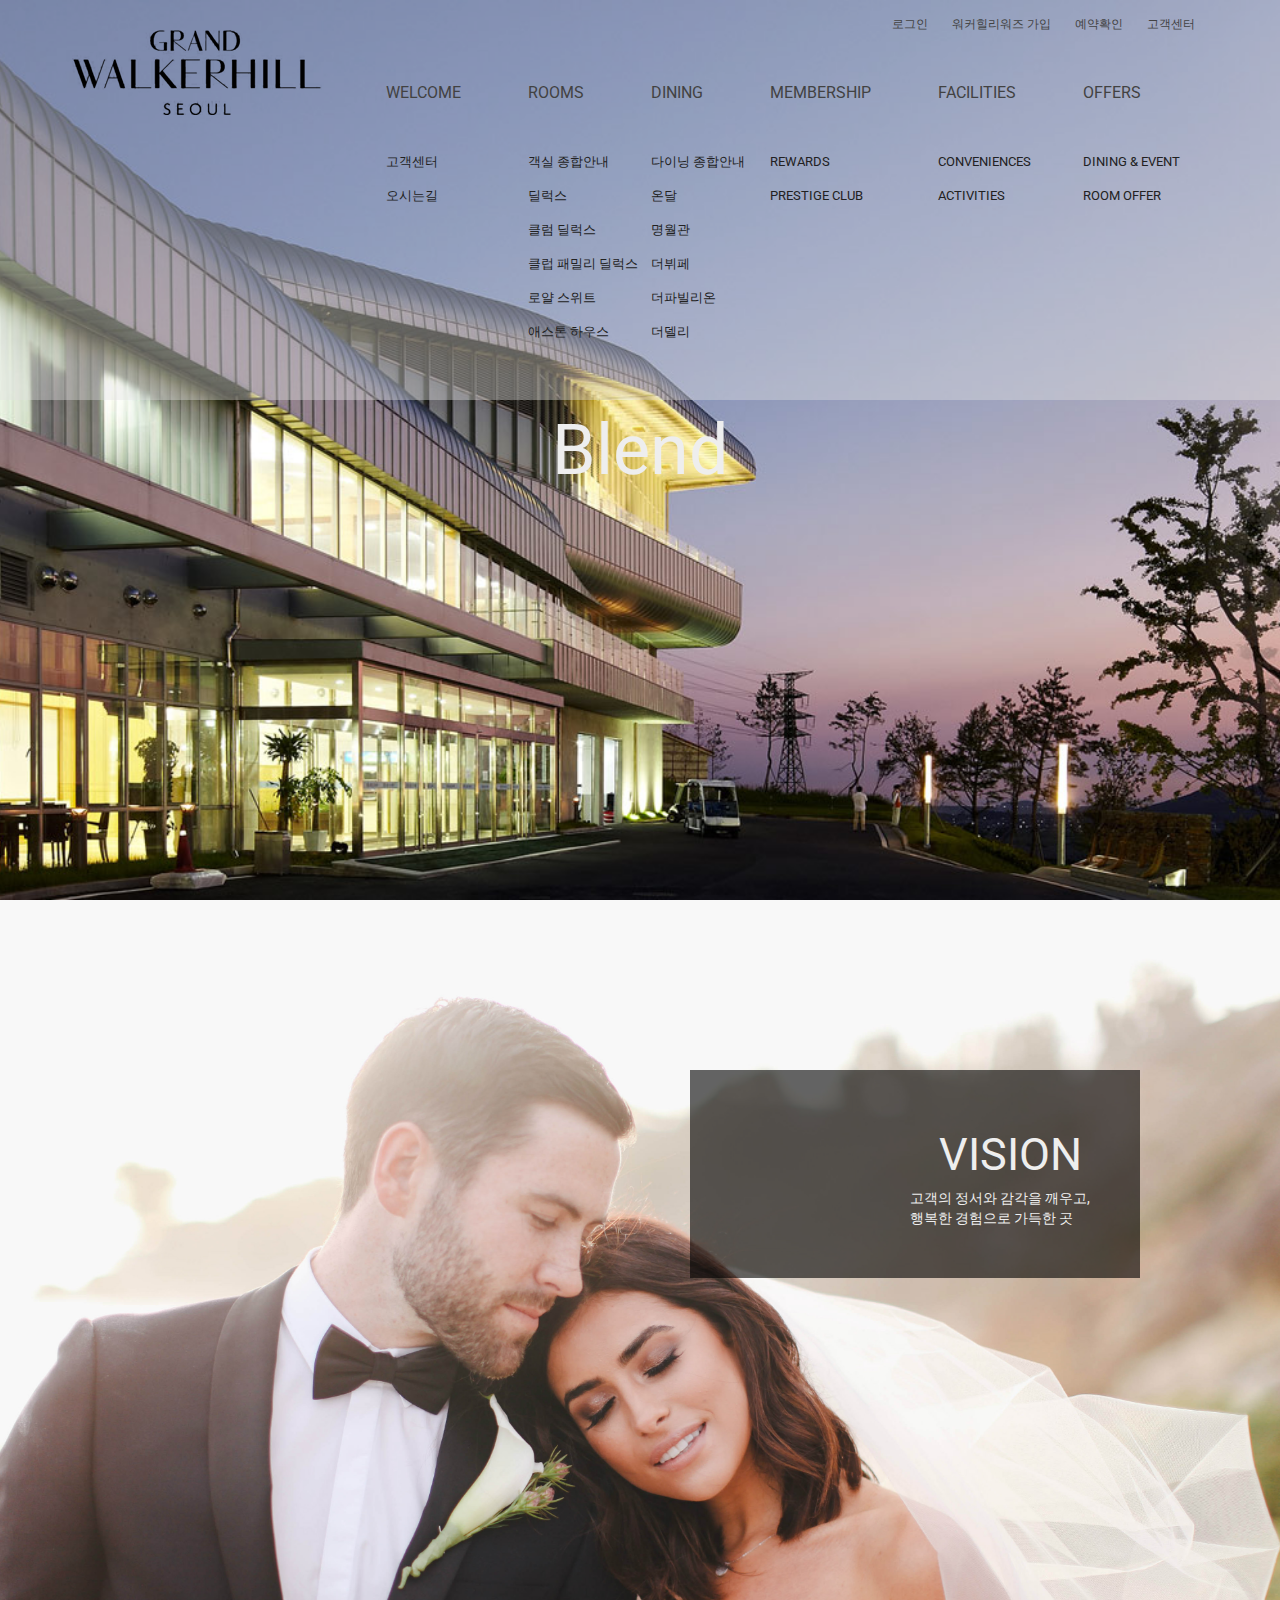
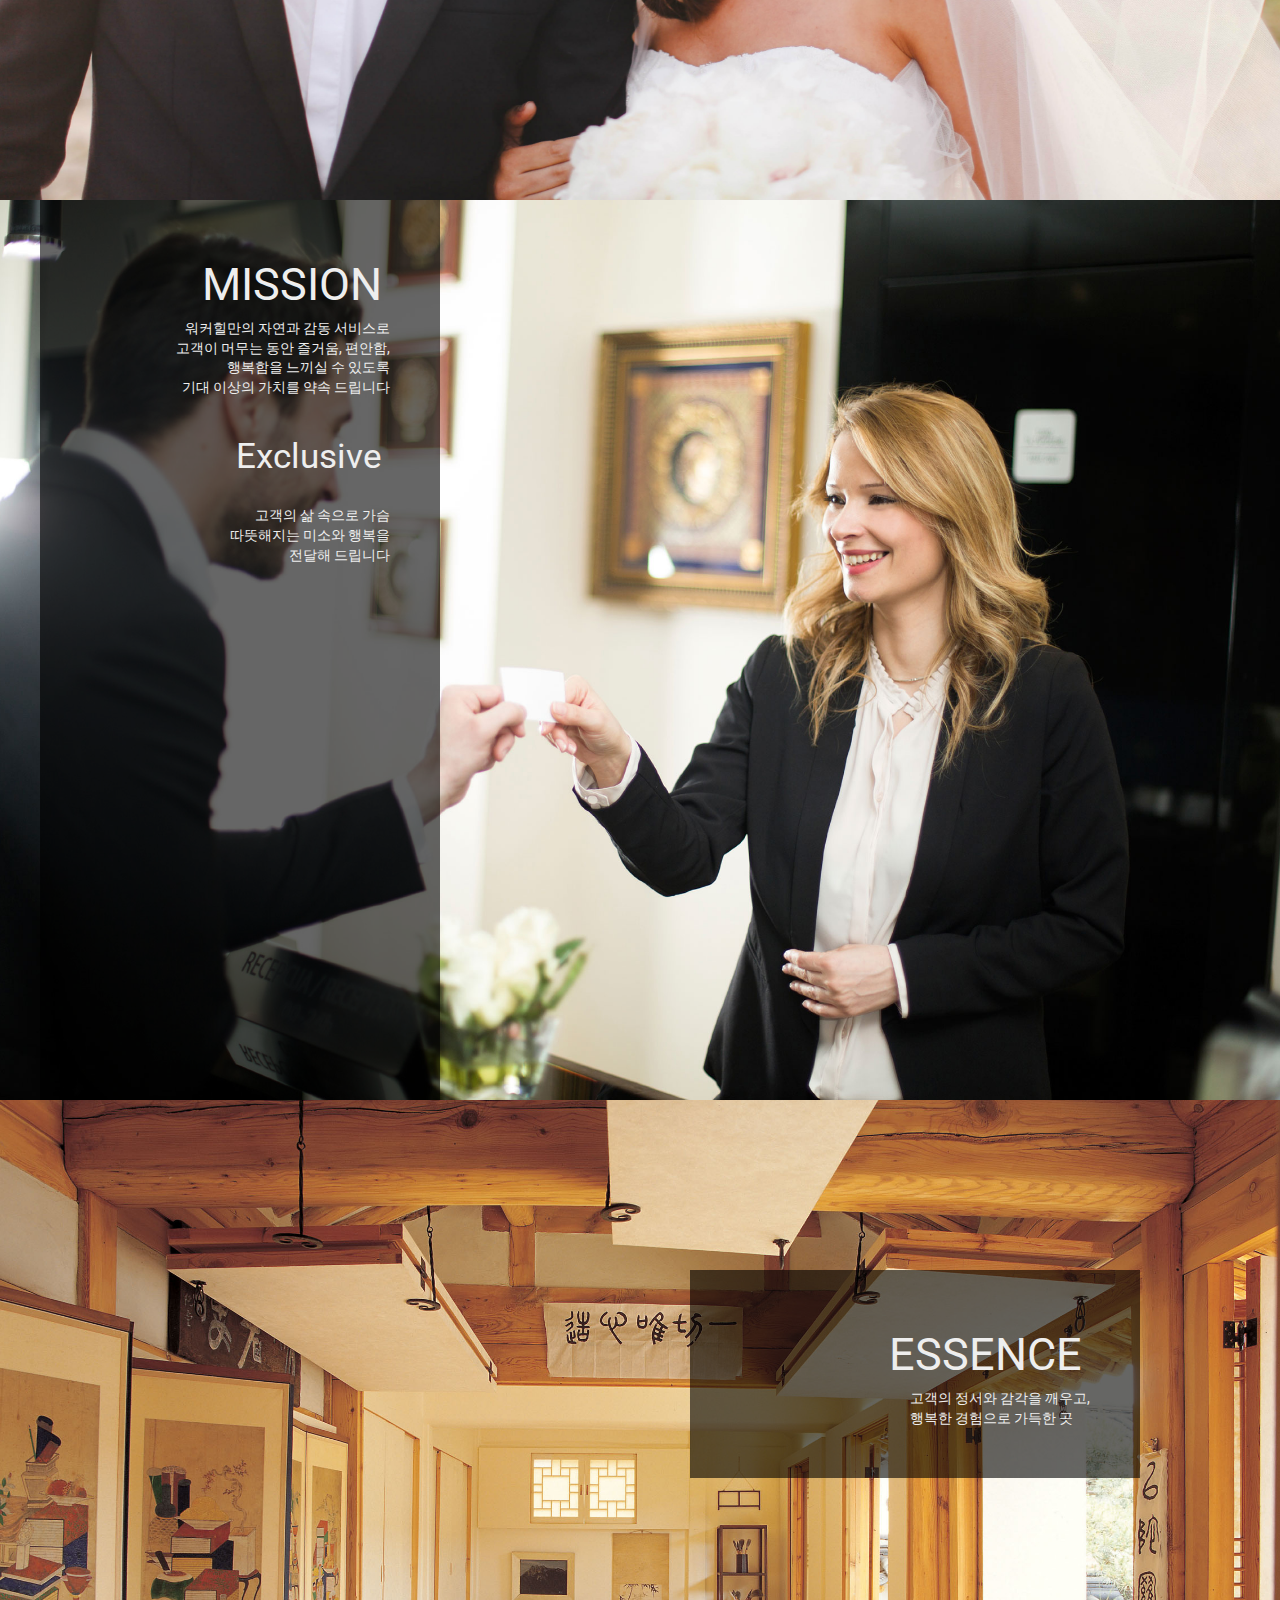
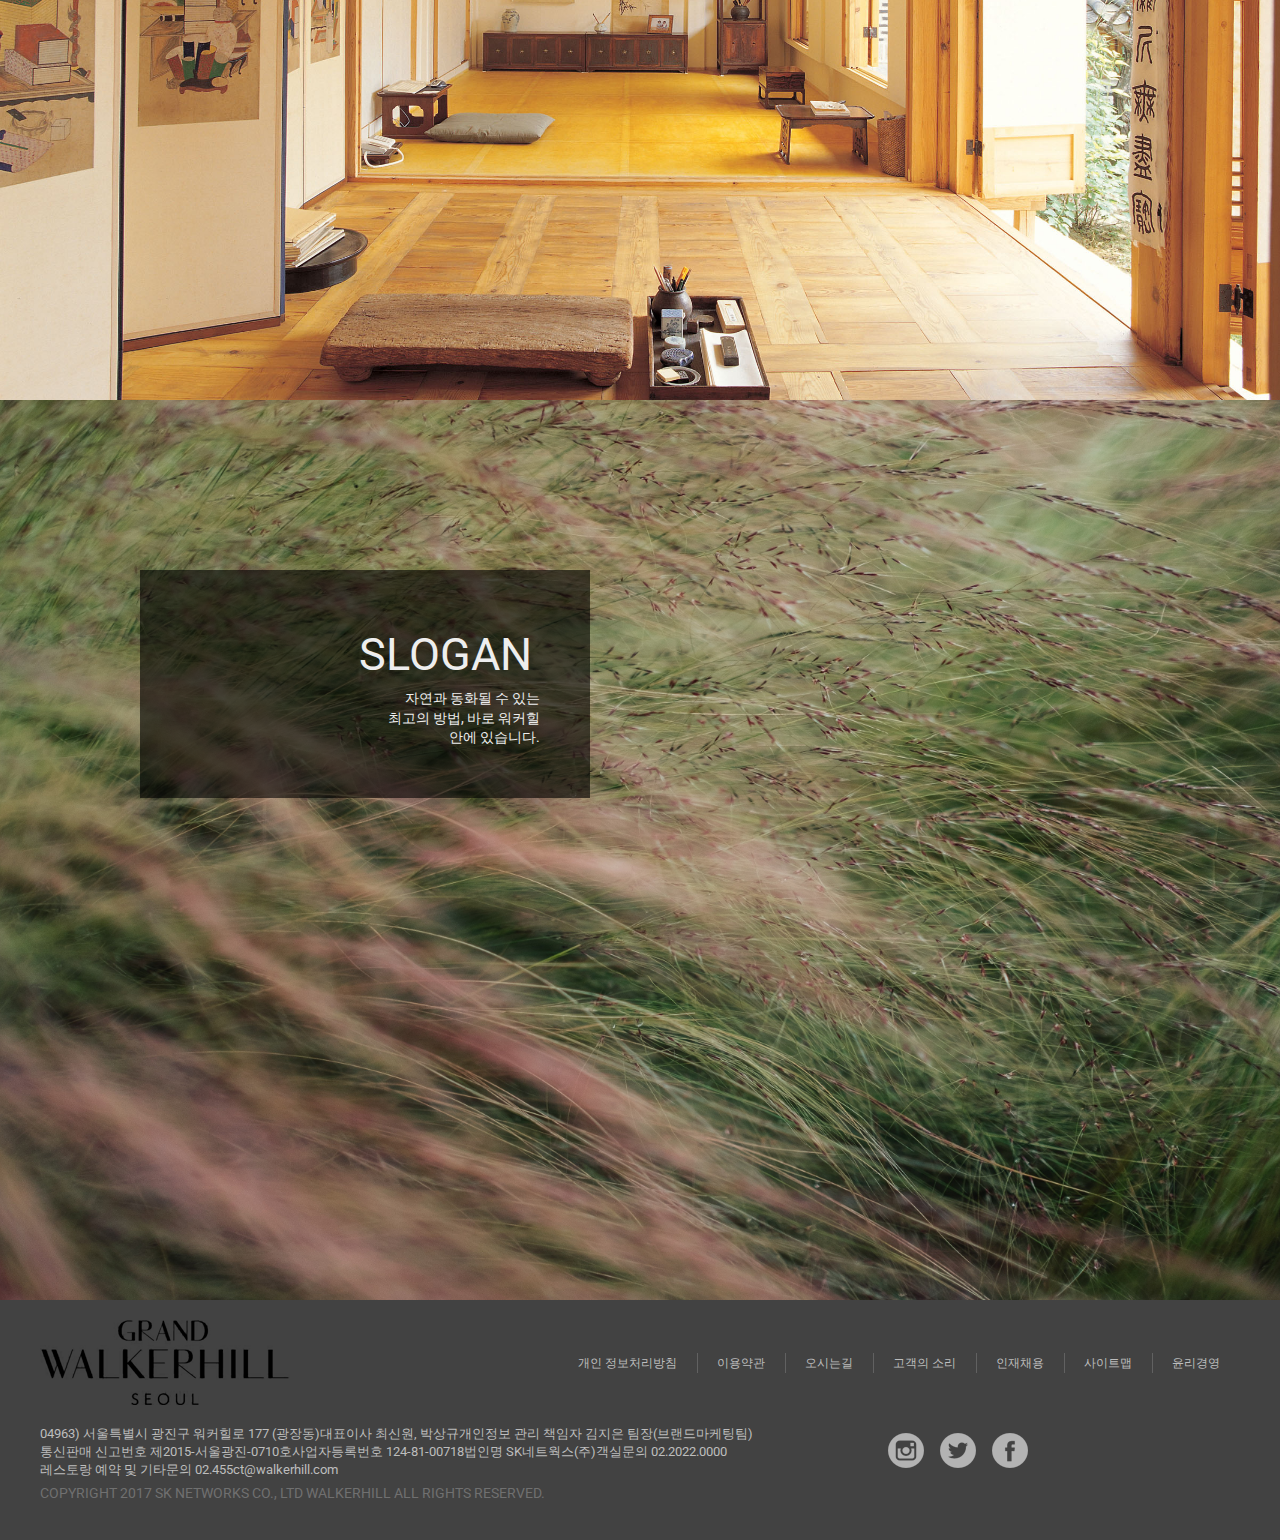
<file: one page/index.html>
<!DOCTYPE html>
<html lang="ko">
<head>
  <meta charset="UTF-8">
  <meta http-equiv="X-UA-Compatible" content="IE=edge">
  <meta name="viewport" content="width=device-width, initial-scale=1.0">
  <title>워커힐리워즈</title>
  <link href="https://fonts.googleapis.com/css2?family=Roboto:wght@400;700&display=swap" rel="stylesheet">
  <link rel="stylesheet" href="./css/reset.css">
  <link rel="stylesheet" href="./css/style.css">
</head>
<body>
  <!-- HEADER -->
      <header>
        <div class="inner">
          <div class="logo">
            <h1><a href="#"><img src="./images/logo.png" alt="logo"></a></h1>
          </div>
          <!-- NAV -->
          <nav>
            <h2 class="hide-class">메인 네비게이션</h2>
            <ul class="header__sign">
              <li><a href="#">로그인</a></li>
              <li><a href="#">워커힐리워즈 가입</a></li>
              <li><a href="#">예약확인</a></li>
              <li><a href="#">고객센터</a></li>
            </ul>
            <ul class="header__menu">
              <li><a href="#">WELCOME</a>
                <ul class="submenu">
                  <li><a href="#">고객센터</a></li>
                  <li><a href="#">오시는길</a></li>
                </ul>
              </li>
              <li><a href="#">ROOMS</a>
                <ul class="submenu">
                  <li><a href="#">객실 종합안내</a></li>
                  <li><a href="#">딜럭스</a></li>
                  <li><a href="#">클럼 딜럭스</a></li>
                  <li><a href="#">클럽 패밀리 딜럭스</a></li>
                  <li><a href="#">로얄 스위트</a></li>
                  <li><a href="#">애스톤 하우스</a></li>
                </ul>
              </li>
              <li><a href="#">DINING</a>
                <ul class="submenu">
                  <li><a href="#">다이닝 종합안내</a></li>
                  <li><a href="#">온달</a></li>
                  <li><a href="#">명월관</a></li>
                  <li><a href="#">더뷔페</a></li>
                  <li><a href="#">더파빌리온</a></li>
                  <li><a href="#">더델리</a></li>
                </ul>
              </li>
              <li><a href="#">MEMBERSHIP</a>
                <ul class="submenu">
                  <li><a href="#">REWARDS</a></li>
                  <li><a href="#">PRESTIGE CLUB</a></li>
                </ul>
              </li>
              <li><a href="#">FACILITIES</a>
                <ul class="submenu">
                  <li><a href="#">CONVENIENCES</a></li>
                  <li><a href="#">ACTIVITIES</a></li>
                </ul>
              </li>
              <li><a href="#">OFFERS</a>
                <ul class="submenu ">
                  <li><a href="#">DINING & EVENT</a></li>
                  <li><a href="#">ROOM OFFER</a></li>
                </ul>
              </li>
            </ul>
          </nav>
        </div>
      </header>
  <!-- MAIN -->
  <section id="main">
    <div class="inner">
      <h3 class="main__title">Blend</h3>
    </div>
  </section>
  <!-- VISION -->
  <section id="vision">
    <div class="inner">
      <div class="textbox">
        <h3>VISION</h3>
        <p>고객의 정서와 감각을 깨우고,<br />
          행복한 경험으로 가득한 곳</p>
      </div>
    </div>
  </section>
  <!-- MISSION -->
  <section id="mission-and-exclusive">
    <div class="inner">
      <div class="textbox">
        <div class="mission">
          <h3>MISSION</h3>
          <p>워커힐만의 자연과 감동 서비스로 
            <span class="text">고객이 머무는 동안 즐거움, 편안함,</span>
            <span class="text">행복함을 느끼실 수 있도록</span>
            기대 이상의 가치를 약속 드립니다</p>
        </div>
        <div class="exclusive">
          <h4 class="exclusive__title">Exclusive</h4>
          <p class="exclusive__description">고객의 삶 속으로 가슴
            <span class="text">따뜻해지는 미소와 행복을</span>
            <span class="text">전달해 드립니다</span></p>
        </div>
      </div>
    </div>
  </section>
  <!-- ESSENCE -->
  <section id="essence">
    <div class="inner">
      <div class="textbox">
        <h3>ESSENCE</h3>
        <p>
            고객의 정서와 감각을 깨우고,<br />
            행복한 경험으로 가득한 곳</p>
      </div>
    </div>
  </section>
  <!-- SLOGAN -->
  <section id="slogan">
    <div class="inner">
      <div class="textbox">   
        <h3>SLOGAN</h3>
        <p>
          자연과 동화될 수 있는<br />
          <span class="text">최고의 방법, 바로 워커힐</span>
            안에 있습니다.</p>
      </div>
    </div>
  </section>
  <!-- FOOTER -->
  <footer>
    <div class="inner">
      <div class="about">
        <div class="logo">
          <h1><a href="/"><img src="./images/logo.png" alt="logo"></a></h1>
        </div>
        <ul class="footer__menu">
          <li><a href="#">개인 정보처리방침</a></li>
          <li><a href="#">이용약관</a></li>
          <li><a href="#">오시는길</a></li>
          <li><a href="#">고객의 소리</a></li>
          <li><a href="#">인재채용</a></li>
          <li><a href="#">사이트맵</a></li>
          <li><a href="#">윤리경영</a></li>
        </ul>
      </div>
      <div class="details">
        <ul class="detail">
          <li>
            <address>
              <span>04963) 서울특별시 광진구 워커힐로 177 (광장동)</span>
            </address>
          </li>
          <li>대표이사 최신원, 박상규 </li>
          <li>개인정보 관리 책임자 김지은 팀장(브랜드마케팅팀) </li>
          <li>통신판매 신고번호 제2015-서울광진-0710호 </li>
          <li>사업자등록번호 124-81-00718 </li>
          <li>법인명 SK네트웍스(주) </li>
          <li>객실문의 02.2022.0000 </li>
          <li>레스토랑 예약 및 기타문의 02.455ct@walkerhill.com</li>
          <!-- <li>
            <small>COPYRIGHT 2017 SK NETWORKS CO., LTD WALKERHILL ALL RIGHTS RESERVED.</small>
          </li> -->
        </ul>
        <div class="footer__rights">
          <small>
            COPYRIGHT 2017 SK NETWORKS CO., LTD WALKERHILL ALL RIGHTS RESERVED.
          </small>
        </div>
        <ul class="footer__links">
          <li><a href="#"><img src="./images/sns_01.png" alt="facebook"></a></li>
          <li><a href="#"><img src="./images/sns_02.png" alt="instagram"></a></li>
          <li><a href="#"><img src="./images/sns_03.png" alt="twitter"></a></li>
        </ul>
      </div>
    </div>
  </footer>
</body>

</html>
</file>
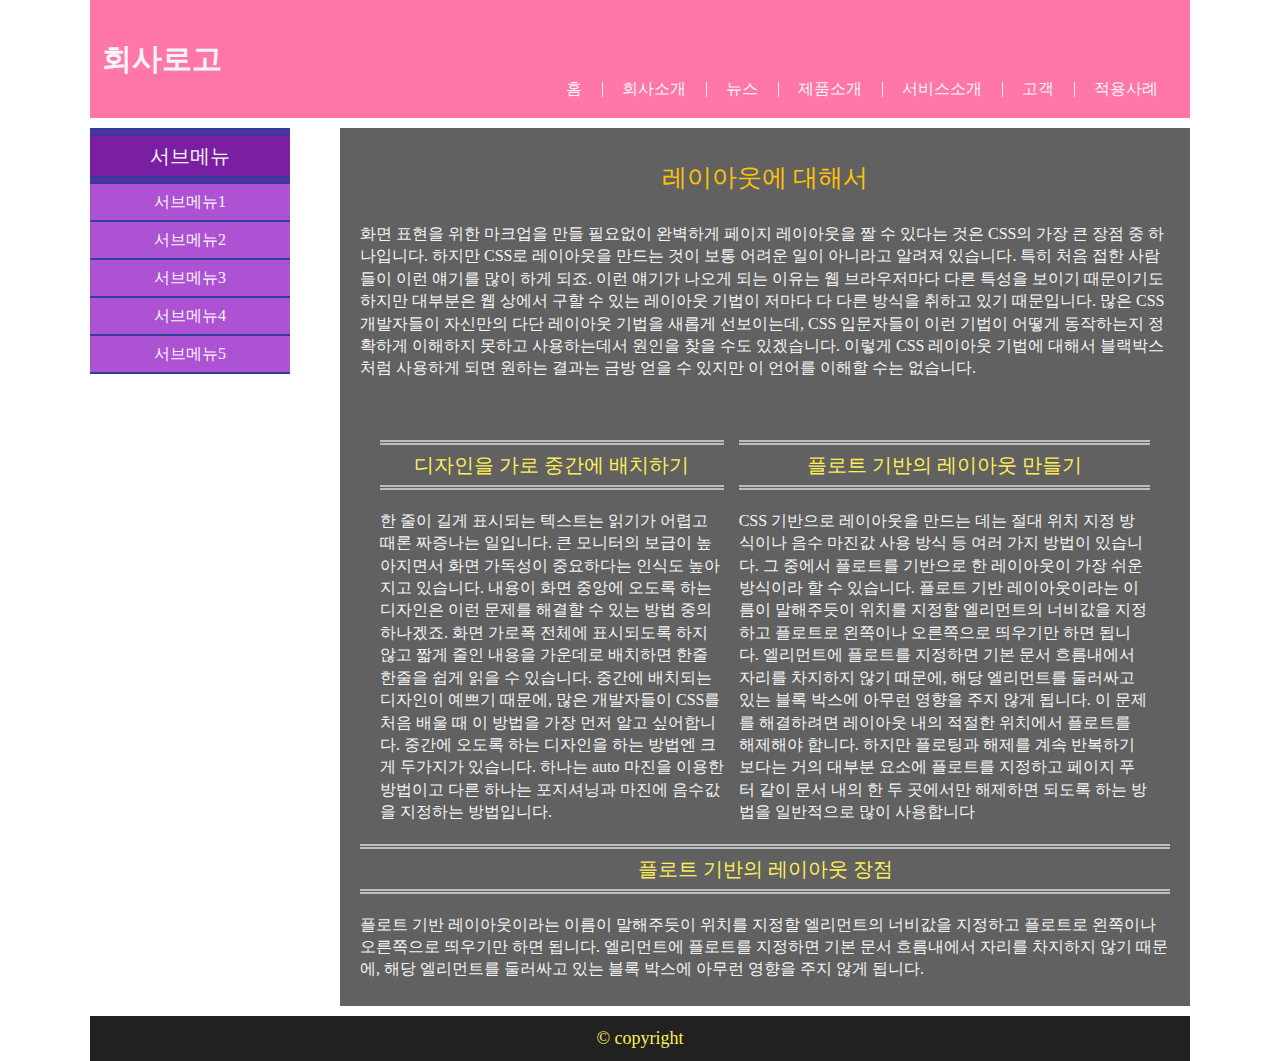
<file: test/index.html>
<!DOCTYPE html>
<html lang="ko">
<head>
  <meta charset="UTF-8">
  <meta http-equiv="X-UA-Compatible" content="IE=edge">
  <meta name="viewport" content="width=device-width, initial-scale=1.0">
  <title>Layout</title>
  <link rel="stylesheet" href="./css/reset.css">
  <link rel="stylesheet" href="./css/layout.css">
</head>
<body>
  <div id="wrap">
    <!--header -->
    <header>
      <h1><a href="#">회사로고</a></h1>
      <!-- nav -->
      <nav>
        <h2 class="hide">메인네비게이션</h2>
        <ul class="navbar__menu">
          <li><a href="#">홈</a></li>
          <li><a href="#">회사소개</a></li>
          <li><a href="#">뉴스</a></li>
          <li><a href="#">제품소개</a></li>
          <li><a href="#">서비스소개</a></li>
          <li><a href="#">고객</a></li>
          <li><a href="#">적용사례</a></li>
        </ul>
      </nav>
    </header>
    <!-- main -->
    <article>
      <!-- sec01 -->
      <section id="sec01">
        <h3>레이아웃에 대해서</h3>
        <p>화면 표현을 위한 마크업을 만들 필요없이 완벽하게 페이지 레이아웃을 짤 수 있다는 것은 CSS의 가장 큰 장점 중 하나입니다. 하지만 CSS로 레이아웃을 만드는 것이 보통 어려운 일이 아니라고
          알려져
          있습니다. 특히 처음 접한 사람들이 이런 얘기를 많이 하게 되죠. 이런 얘기가 나오게 되는 이유는 웹 브라우저마다 다른 특성을 보이기 때문이기도 하지만 대부분은 웹 상에서 구할 수 있는 레이아웃
          기법이
          저마다 다 다른 방식을 취하고 있기 때문입니다. 많은 CSS 개발자들이 자신만의 다단 레이아웃 기법을 새롭게 선보이는데, CSS 입문자들이 이런 기법이 어떻게 동작하는지 정확하게 이해하지 못하고
          사용하는데서 원인을 찾을 수도 있겠습니다. 이렇게 CSS 레이아웃 기법에 대해서 블랙박스처럼 사용하게 되면 원하는 결과는 금방 얻을 수 있지만 이 언어를 이해할 수는 없습니다.
        </p>
      </section>
      <!-- sec02 -->
      <section id="sec02">
        <div class="sec02__left">
          <h4>디자인을 가로 중간에 배치하기</h4>
          <p>한 줄이 길게 표시되는 텍스트는 읽기가 어렵고 때론 짜증나는 일입니다. 큰 모니터의 보급이 높아지면서 화면 가독성이 중요하다는 인식도 높아지고 있습니다. 내용이 화면 중앙에 오도록 하는
            디자인은
            이런 문제를 해결할 수 있는 방법 중의 하나겠죠. 화면 가로폭 전체에 표시되도록 하지 않고 짧게 줄인 내용을 가운데로 배치하면 한줄 한줄을 쉽게 읽을 수 있습니다. 중간에 배치되는 디자인이
            예쁘기
            때문에, 많은 개발자들이 CSS를 처음 배울 때 이 방법을 가장 먼저 알고 싶어합니다. 중간에 오도록 하는 디자인을 하는 방법엔 크게 두가지가 있습니다. 하나는 auto 마진을 이용한 방법이고
            다른
            하나는 포지셔닝과 마진에 음수값을 지정하는 방법입니다.
          </p>
        </div>
        <div class="sec02__right">
          <h4>플로트 기반의 레이아웃 만들기</h4>
          <p>CSS 기반으로 레이아웃을 만드는 데는 절대 위치 지정 방식이나 음수 마진값 사용 방식 등 여러 가지 방법이 있습니다. 그 중에서 플로트를 기반으로 한 레이아웃이 가장 쉬운 방식이라 할 수
            있습니다. 플로트 기반 레이아웃이라는 이름이 말해주듯이 위치를 지정할 엘리먼트의 너비값을 지정하고 플로트로 왼쪽이나 오른쪽으로 띄우기만 하면 됩니다. 엘리먼트에 플로트를 지정하면 기본 문서
            흐름내에서 자리를 차지하지 않기 때문에, 해당 엘리먼트를 둘러싸고 있는 블록 박스에 아무런 영향을 주지 않게 됩니다. 이 문제를 해결하려면 레이아웃 내의 적절한 위치에서 플로트를 해제해야
            합니다.
            하지만 플로팅과 해제를 계속 반복하기보다는 거의 대부분 요소에 플로트를 지정하고 페이지 푸터 같이 문서 내의 한 두 곳에서만 해제하면 되도록 하는 방법을 일반적으로 많이 사용합니다
          </p>
        </div>
      </section>
      <!-- sec03 -->
      <section id="sec03">
        <h4>플로트 기반의 레이아웃 장점 </h4>
        <p>플로트 기반 레이아웃이라는 이름이 말해주듯이 위치를 지정할 엘리먼트의 너비값을 지정하고 플로트로 왼쪽이나 오른쪽으로 띄우기만 하면 됩니다. 엘리먼트에 플로트를 지정하면 기본 문서 흐름내에서 자리를
          차지하지 않기 때문에, 해당 엘리먼트를 둘러싸고 있는 블록 박스에 아무런 영향을 주지 않게 됩니다.
        </p>
      </section>
    </article>
    <!-- aside -->
    <aside>
      <ul>
        <li><a href="#">
            <h5>서브메뉴</h5>
          </a>
        </li>
        <li><a href="#">서브메뉴1</a></li>
        <li><a href="#">서브메뉴2</a></li>
        <li><a href="#">서브메뉴3</a></li>
        <li><a href="#">서브메뉴4</a></li>
        <li><a href="#">서브메뉴5</a></li>
      </ul>
    </aside>
    <!-- footer -->
    <footer>
      <small>&copy; copyright</small>
    </footer>
  </div>
</body>

</html>
</file>
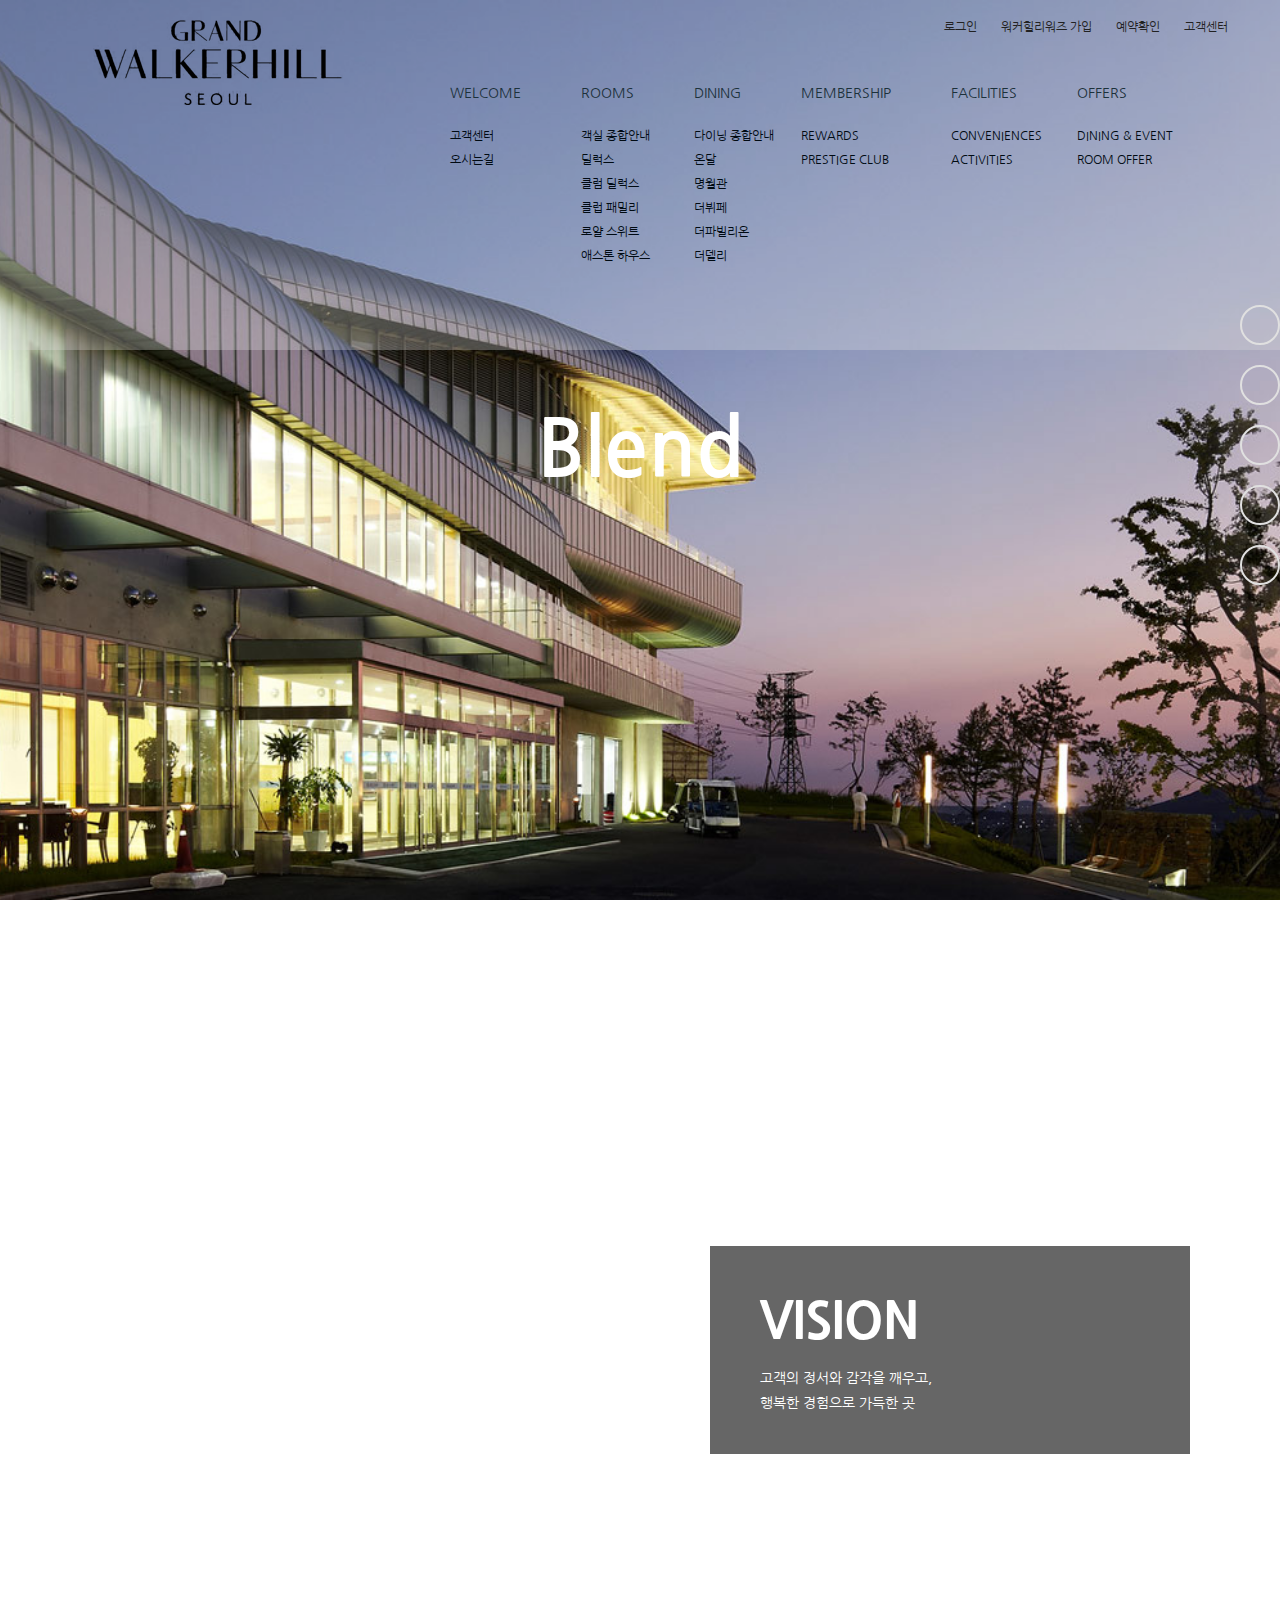
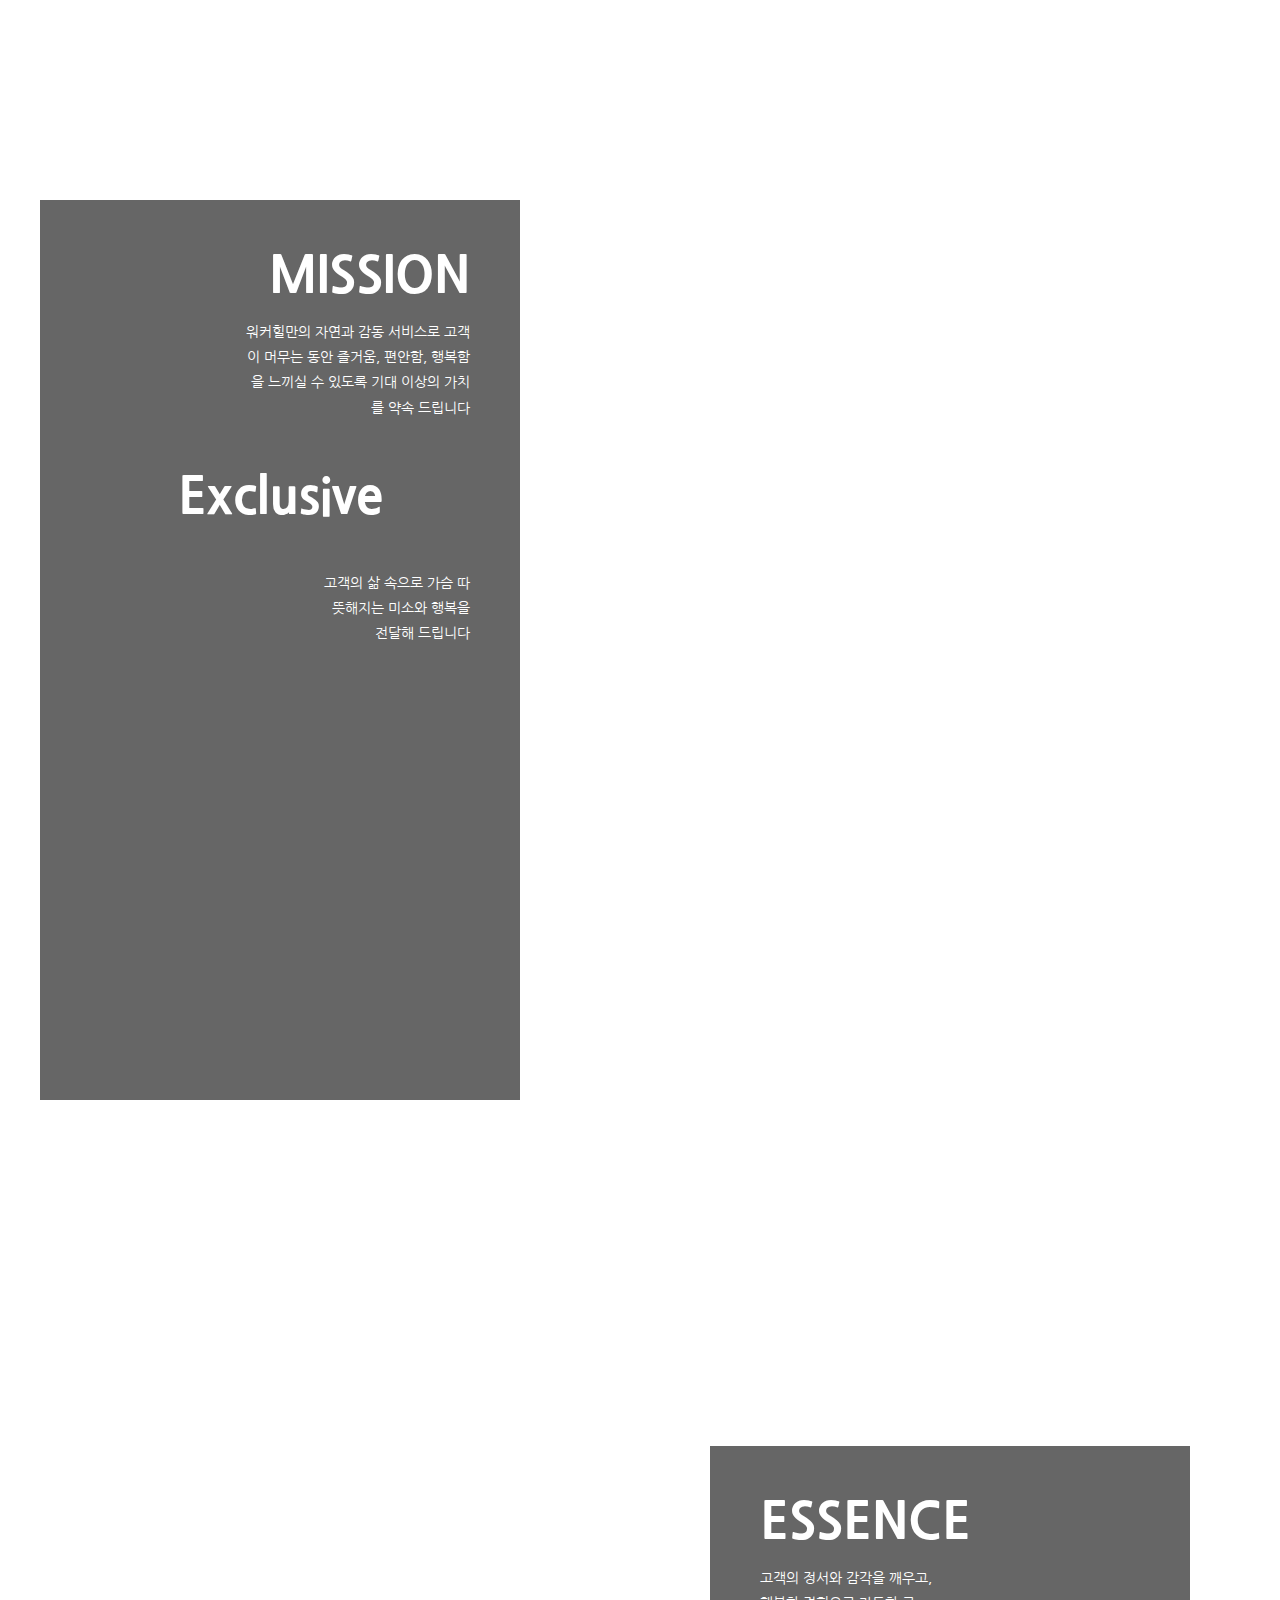
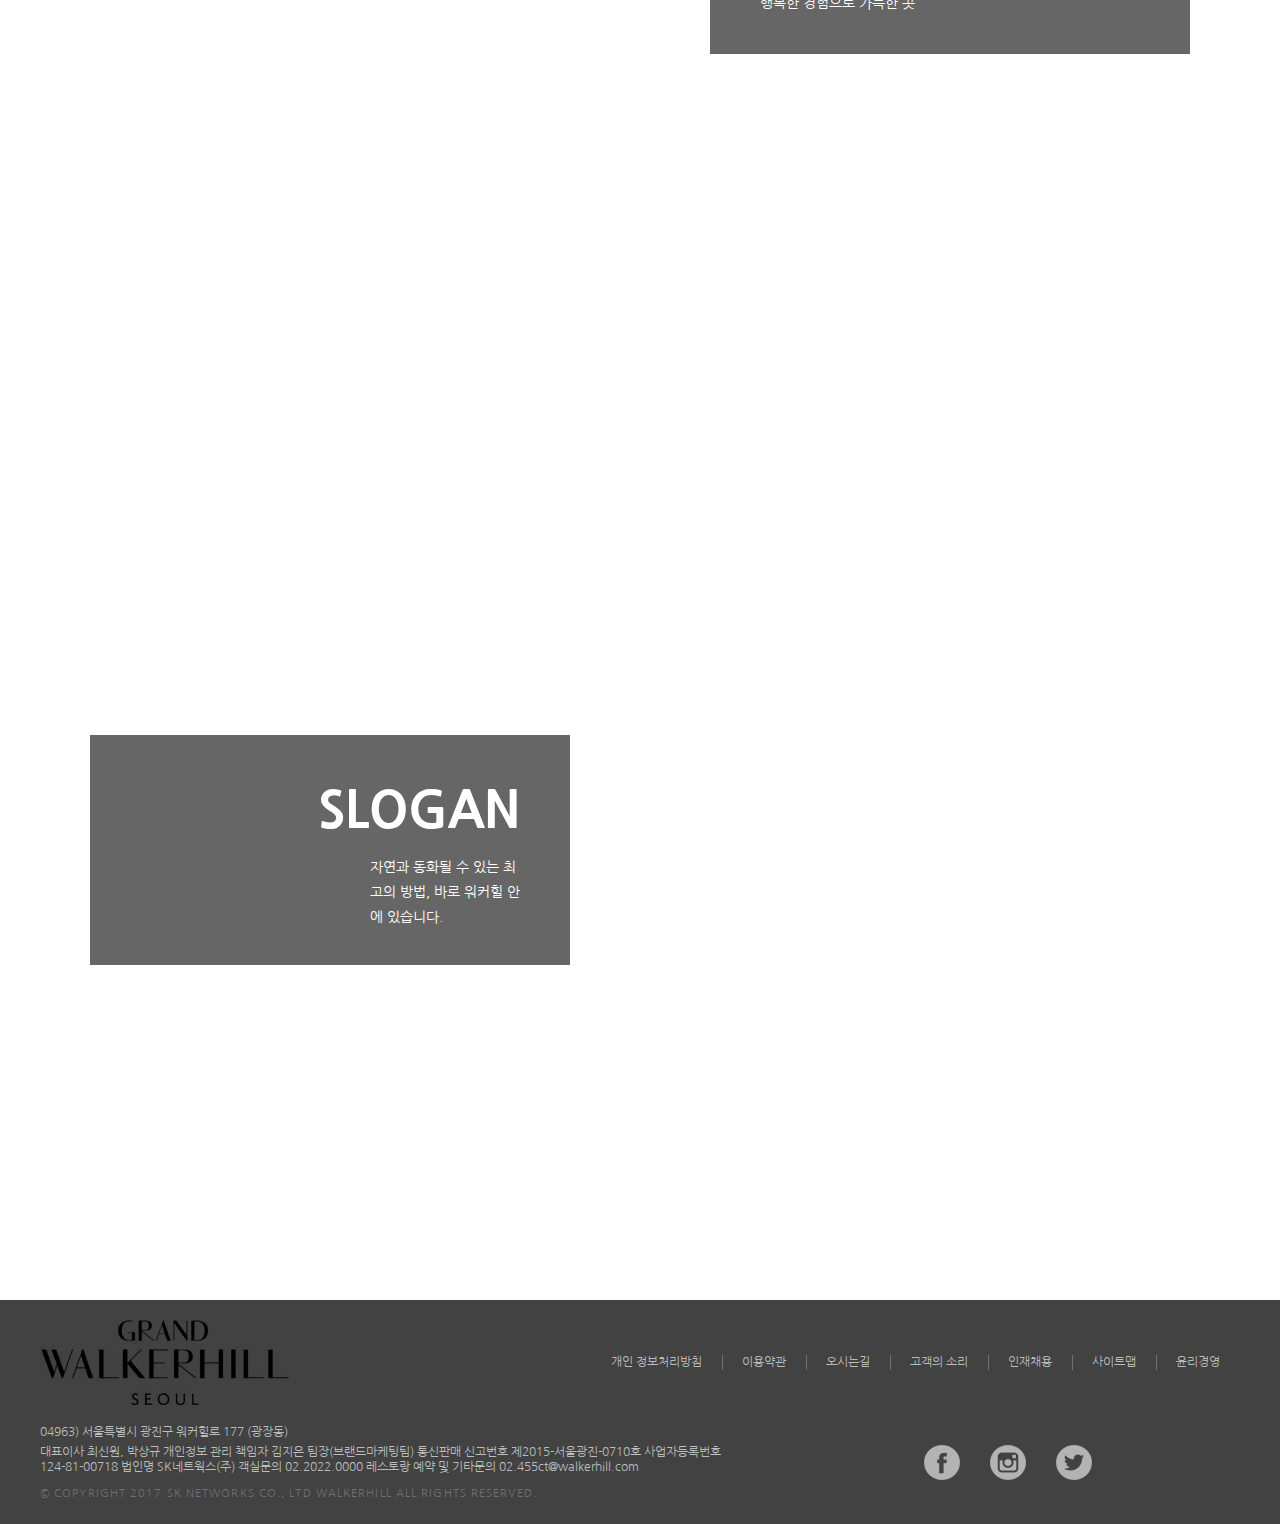
<file: one page/0807/index.html>
<!DOCTYPE html>
<html lang="ko">
<head>
  <meta charset="UTF-8">
  <meta http-equiv="X-UA-Compatible" content="IE=edge">
  <meta name="viewport" content="width=device-width, initial-scale=1.0">
  <title>WALKERHILL</title>
  <link rel="preconnect" href="https://fonts.googleapis.com">
  <link rel="preconnect" href="https://fonts.gstatic.com" crossorigin>
  <link href="https://fonts.googleapis.com/css2?family=Nanum+Gothic:wght@400;700;800&display=swap" rel="stylesheet">
  <link rel="stylesheet" href="./css/style.css">
</head>
<body>
  <!-- HEADER -->
  <div id="header-wrap">
  <header>
    <div class="inner">
      <div class="logo">
        <h1><a href="/"><img src="./images/logo.png" alt="logo"></a></h1>
      </div>
      <!-- NAV -->
      <nav>
        <h2 class="hide">메인네비게이션</h2>
        <ul class="navbar__menu">
          <li><a href="#">WELCOME</a>
              <ul class="submenu">
                <li><a href="#">고객센터</a></li>
                <li><a href="#">오시는길</a></li>
              </ul>
          </li>
          <li><a href="#">ROOMS</a>
              <ul class="submenu">
                <li><a href="#">객실 종합안내</a></li>
                <li><a href="#">딜럭스</a></li>
                <li><a href="#">클럼 딜럭스</a></li>
                <li><a href="#">클럽 패밀리</a></li>
                <li><a href="#">로얄 스위트</a></li>
                <li><a href="#">애스톤 하우스</a></li>
              </ul>
          </li>
          <li><a href="#">DINING</a>
              <ul class="submenu">
                <li><a href="#">다이닝 종합안내</a></li>
                <li><a href="#">온달</a></li>
                <li><a href="#">명월관</a></li>
                <li><a href="#">더뷔페</a></li>
                <li><a href="#">더파빌리온</a></li>
                <li><a href="#">더델리</a></li>
              </ul>
          </li>
          <li><a href="#">MEMBERSHIP</a>
              <ul class="submenu">
                <li><a href="#">REWARDS</a></li>
                <li><a href="#">PRESTIGE CLUB</a></li>
              </ul>
          </li>
          <li><a href="#">FACILITIES</a>
              <ul class="submenu">
                <li><a href="#">CONVENIENCES</a></li>
                <li><a href="#">ACTIVITIES</a></li>
              </ul>
          </li>
          <li><a href="#">OFFERS</a>
              <ul class="submenu">
                <li><a href="#">DINING & EVENT</a></li>
                <li><a href="#">ROOM OFFER</a></li>
              </ul>
          </li>
        </ul>
        <ul class="navbar__sign">
          <li><a href="#">로그인</a></li>
          <li><a href="#">워커힐리워즈 가입</a></li>
          <li><a href="#">예약확인</a></li>
          <li><a href="#">고객센터</a></li>
        </ul>
      </nav>
    </div>
  </header>
</div>
  <!-- MAIN -->
  <section id="main">
    <div class="inner">
      <div class="main__title">
        <h3>Blend</h3>
      </div>
    </div>
  </section>

  <!-- VISION -->
  <section id="vision">
    <div class="inner">
      <div class="textbox">
        <h4>VISION</h4>
        <p>고객의 정서와 감각을 깨우고, <br />
          행복한 경험으로 가득한 곳</p>
      </div>
    </div>
  </section>

  <!-- MISSION-AND-EXCLUSIVE -->
  <section id="mission-and-exclusive">
    <div class="inner">
      <div class="textbox">
        <h4>MISSION</h4>
        <p>워커힐만의 자연과 감동 서비스로
          고객이 머무는 동안 즐거움, 편안함,
          행복함을 느끼실 수 있도록
          기대 이상의 가치를 약속 드립니다</p>
        <h4 class="exclusive__name">Exclusive</h4>
        <p class="exclusive__description">고객의 삶 속으로 가슴
          따뜻해지는 미소와 행복을
          전달해 드립니다</p>
      </div>
    </div>
  </section>

  <!-- ESSENCE -->
  <section id="essence">
    <div class="inner">
      <div class="textbox">
        <h4>ESSENCE</h4>
        <p>고객의 정서와 감각을 깨우고, <br />
          행복한 경험으로 가득한 곳</p>
      </div>
    </div>
  </section>

  <!-- SLOGAN -->
  <section id="slogan">
    <div class="inner">
      <div class="textbox">
        <h4>SLOGAN</h4>
        <p>자연과 동화될 수 있는
          최고의 방법, 바로 워커힐
          안에 있습니다.</p>
      </div>
    </div>
  </section>

  <!-- ASIDE -->
  <aside>
    <ul>
      <li><a href="./#main">main</a></li>
      <li><a href="./#vision">vision</a></li>
      <li><a href="./#mission-and-exclusive">mission-and-exclusive</a></li>
      <li><a href="./#essence">essence</a></li>
      <li><a href="./#slogan">slogan</a></li>
    </ul>
  </aside>

  <!-- FOOTER -->
  <footer>
    <div class="inner">
      <div class="footer__top">
        <div class="logo">
          <h1><a href="/"><img src="./images/logo.png" alt="logo"></a></h1>
          </div>
          <ul class="about">
            <li><a href="#">개인 정보처리방침</a></li>
            <li><a href="#">이용약관</a></li>
            <li><a href="#">오시는길</a></li>
            <li><a href="#">고객의 소리</a></li>
            <li><a href="#">인재채용</a></li>
            <li><a href="#">사이트맵</a></li>
            <li><a href="#">윤리경영</a></li>
          </ul>
      </div>
      <div class="footer__bottom">
        <address>04963) 서울특별시 광진구 워커힐로 177 (광장동)</address>
        <dl class="details">
          <dt>대표이사</dt>
          <dd>최신원, 박상규 </dd>
          <dt>개인정보 관리 책임자</dt>
          <dd>김지은 팀장(브랜드마케팅팀) </dd>
          <dt>통신판매 신고번호</dt>
          <dd>제2015-서울광진-0710호</dd>
          <dt>사업자등록번호</dt>
          <dd>124-81-00718 </dd>
          <dt>법인명</dt>
          <dd>SK네트웍스(주) </dd>
          <dt>객실문의</dt>
          <dd>02.2022.0000 </dd>
          <dt>레스토랑 예약 및 기타문의</dt>
          <dd>02.455ct@walkerhill.com </dd>
        </dl>
        <p class="rights">
          <small>&copy; COPYRIGHT 2017 SK NETWORKS CO., LTD WALKERHILL ALL RIGHTS RESERVED.</small>
        </p>
        <ul class="links">
          <li><a href="#"><img src="./images/sns_03.png" alt="facebook"></a></li>
          <li><a href="#"><img src="./images/sns_01.png" alt="instagram"></a></li>
          <li><a href="#"><img src="./images/sns_02.png" alt="twitter"></a></li>
        </ul>
      </div>
    </div>
  </footer>
</body>
</html>
</file>
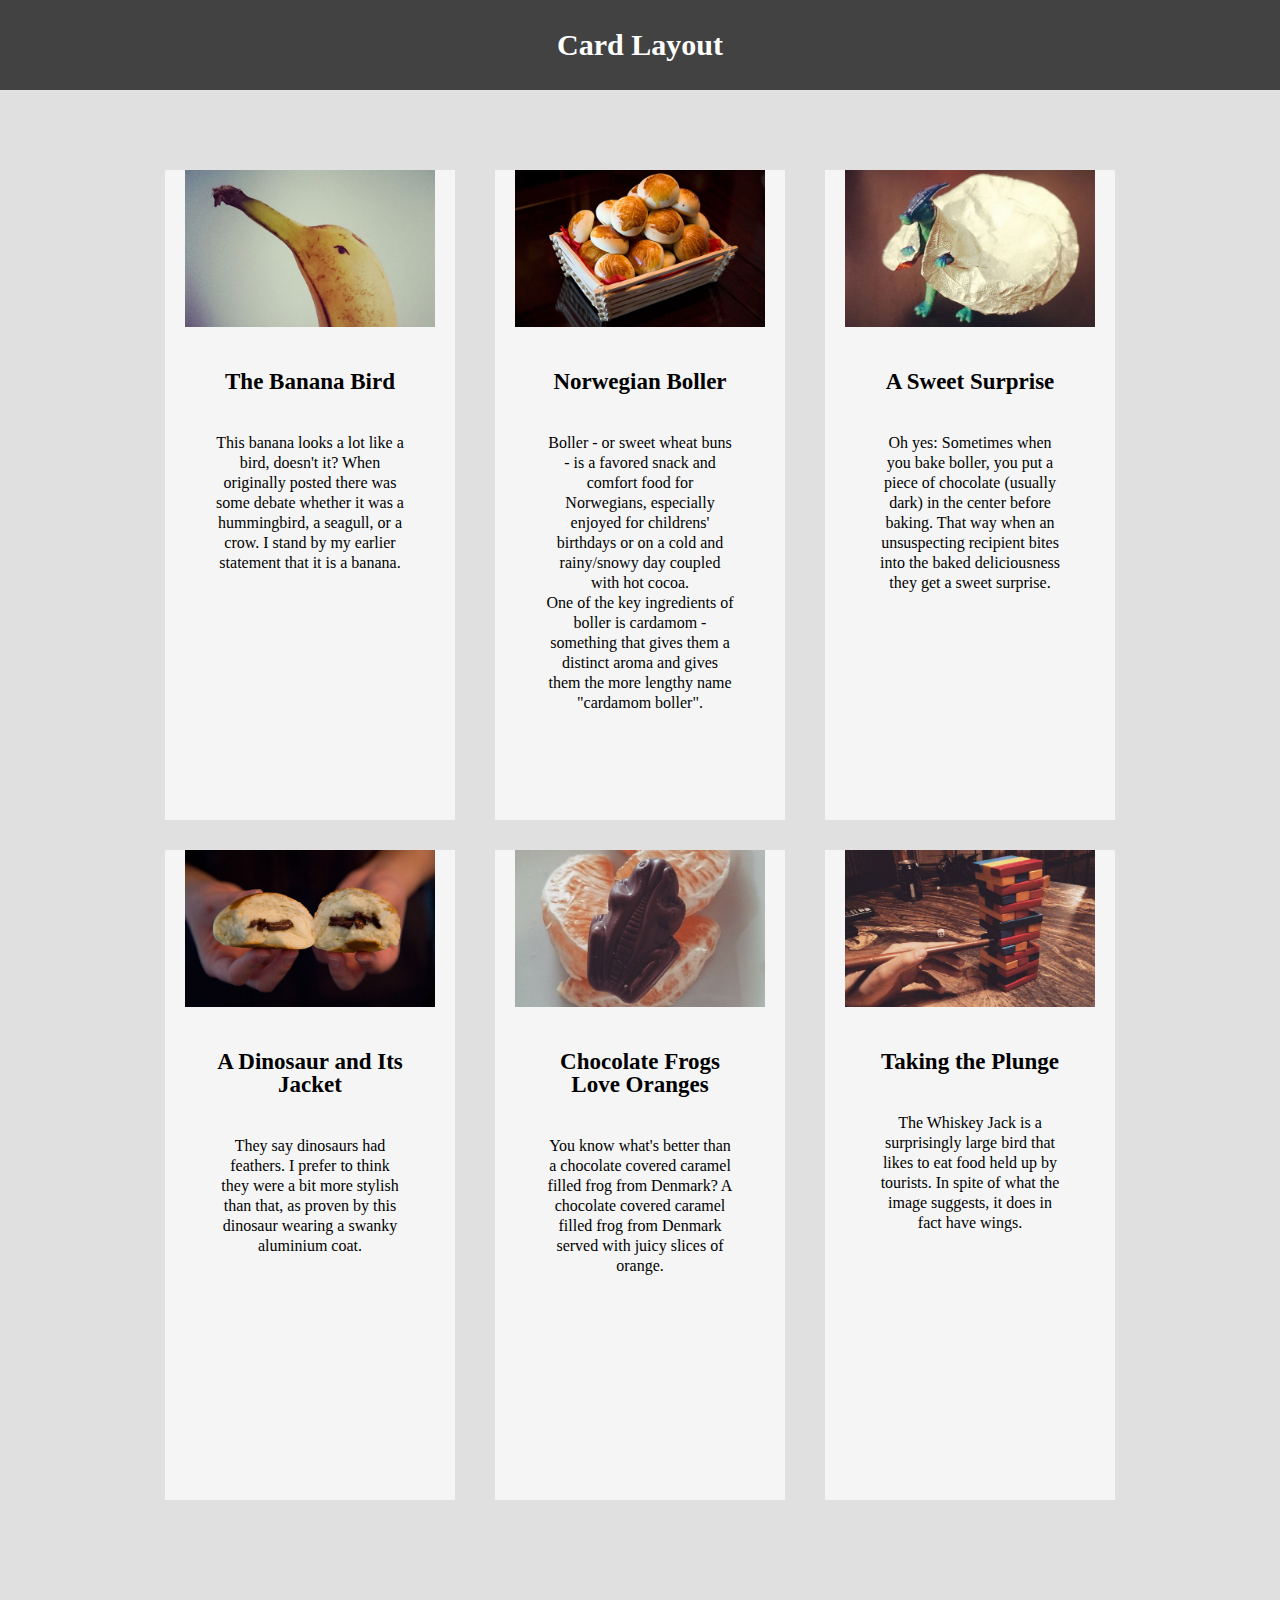
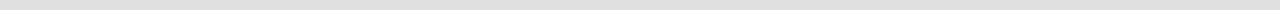
<file: card layout/card.html>
<!DOCTYPE html>
<html lang="ko">
<head>
  <meta charset="utf-8">
  <title>card layout</title>
  <link rel="stylesheet" href="css/reset.css">
  <link rel="stylesheet" href="css/card.css">
</head>

<body>
  <section id="card-wrap">
    <div class="card__header">
      <h1>Card Layout</h1>
    </div>
    <div class="card__description">
      <figure>
        <img src="./images/pic01.jpg" alt="The Banana Bird">
        <figcaption>
          <dl>
            <dt>The Banana Bird</dt>
            <dd>This banana looks a lot like a bird, doesn't it? When originally posted there was some debate whether it was a hummingbird, a seagull, or a crow. I stand by my earlier statement that it is a banana.</dd>
          </dl>
        </figcaption>
      </figure>
      <figure>
        <img src="./images/pic02.jpg" alt="Norwegian Boller">
        <figcaption>
          <dl>
            <dt>Norwegian Boller</dt>
            <dd>Boller - or sweet wheat buns - is a favored snack and comfort food for Norwegians, especially enjoyed for childrens' birthdays or on a cold and rainy/snowy day coupled with hot cocoa.</dd>
            <dd>One of the key ingredients of boller is cardamom - something that gives them a distinct aroma and gives them the more lengthy name "cardamom boller".</dd>
          </dl>
        </figcaption>
      </figure>
      <figure>
        <img src="./images/pic03.jpg" alt="A Sweet Surprise">
        <figcaption>
          <dl>
            <dt>A Sweet Surprise</dt>
            <dd>Oh yes: Sometimes when you bake boller, you put a piece of chocolate (usually dark) in the center before baking. That way when an unsuspecting recipient bites into the baked deliciousness they get a sweet surprise.</dd>
          </dl>
        </figcaption>
      </figure>
      <figure>
        <img src="./images/pic04.jpg" alt="A Dinosaur and Its Jacket">
        <figcaption>
          <dl>
            <dt>A Dinosaur and Its Jacket</dt>
            <dd>They say dinosaurs had feathers. I prefer to think they were a bit more stylish than that, as proven by this dinosaur wearing a swanky aluminium coat.</dd>
          </dl>
        </figcaption>
      </figure>
      <figure>
        <img src="./images/pic05.jpg" alt="Chocolate Frogs Love Oranges">
        <figcaption>
          <dl>
            <dt>Chocolate Frogs Love Oranges</dt>
            <dd>You know what's better than a chocolate covered caramel filled frog from Denmark? A chocolate covered caramel filled frog from Denmark served with juicy slices of orange.</dd>
          </dl>
        </figcaption>
      </figure>
      <figure>
        <img src="./images/pic06.jpg" alt="Taking the Plunge">
        <figcaption>
          <dl>
            <dt>Taking the Plunge</dt>
            <dd>The Whiskey Jack is a surprisingly large bird that likes to eat food held up by tourists. In spite of what the image suggests, it does in fact have wings.</dd>
          </dl>
        </figcaption>
      </figure>
    </div>
  </section>
</body>
</html>
</file>
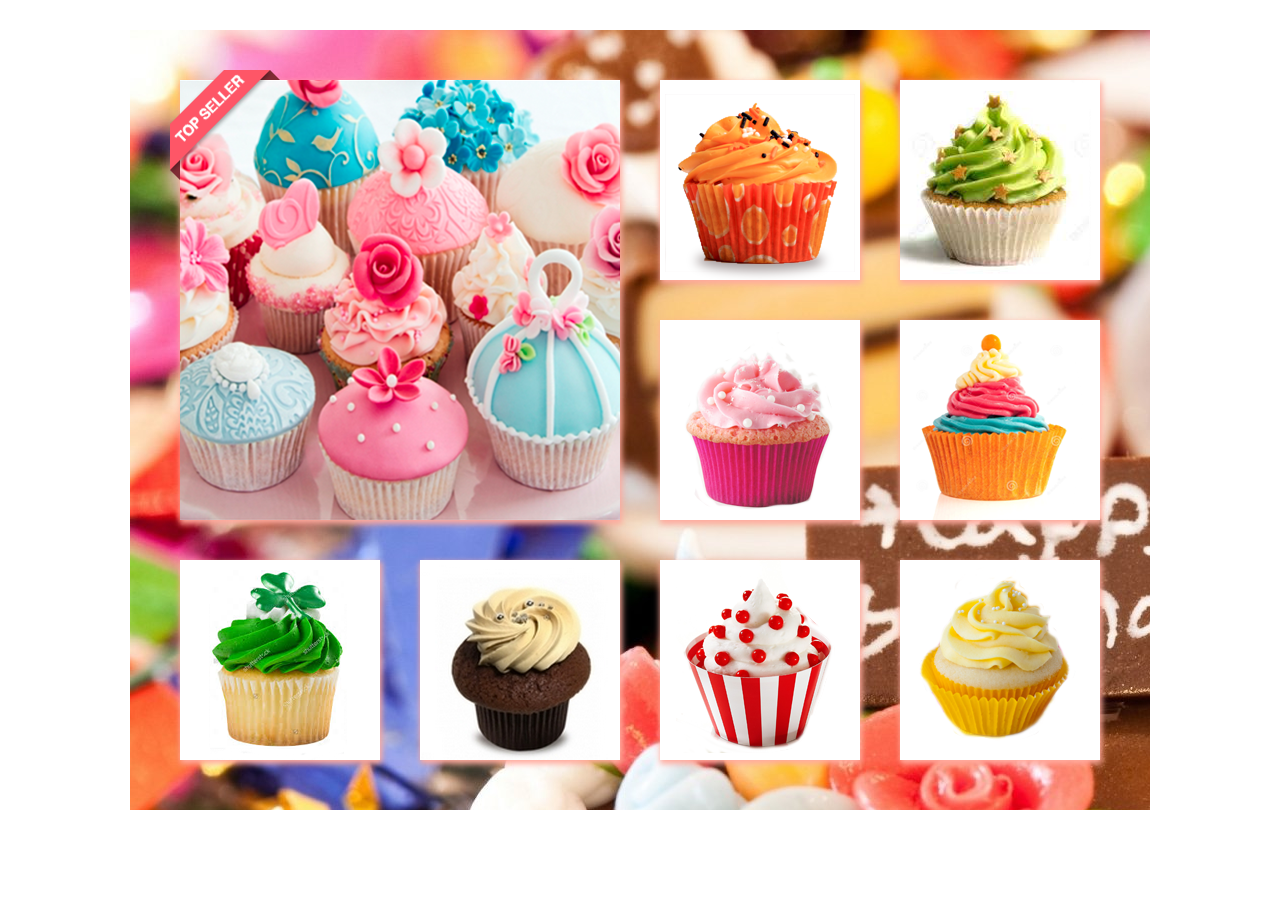
<file: cup cake/text.html>
<!doctype html>
<html>
<head>
<meta charset="UTF-8">
<title>Cup Cake</title>
<link rel="stylesheet" href="./css/reset.css">
<link rel="stylesheet" href="./css/cake.css">
</head>
<body>
	<section>
		<h1 class="hide">Cup Cake</h1>
		<ul class="goods">
			<li class="best">
				<img src="./images/best.png" alt="베스트이미지"/>
				<p>13,000</p>
				<span><img src="./images/top.png" alt="" /></span>
			</li>
			<li>
				<img src="./images/cup02.png" alt="상품2" />
				<p>13,000</p>
			</li>
			<li>
				<img src="./images/cup03.png" alt="상품3" />
				<p>44,000</p>
			</li>
			<li>
				<img src="./images/cup04.png" alt="상품4" />
				<p>25,000</p>
			</li>
			<li>
				<img src="./images/cup05.png" alt="상품5" />
				<p>34,000</p>
			</li>
			<li>
				<img src="./images/cup06.png" alt="상품6" />
				<p>25,000</p>
			</li>
			<li>
				<img src="./images/cup07.png" alt="상품7" />
				<p>31,000</p>
			</li>
			<li>
				<img src="./images/cup08.png" alt="상품8" />
				<p>34,000</p>
			</li>
			<li>
				<img src="./images/cup09.png" alt="상품9" />
				<p>25,000</p>
			</li>
		</ul>
	</section>
	
<!-- Cup Cake
		Home About Cupcake How To Blog
		 
		13,000
		 13,000
		 25,000
		 34,000
		 24,000
		 31,000
		 44,000
		 23,000
		 -->
</body>
</html>
</file>
<file: one page/css/style.css>
/* COMMON */
* {
  box-sizing: border-box;
}

body {
  cursor:default;
  font-family: 'Roboto', sans-serif;
}

address {
  font-style: normal;
}

a {
  color: #f5f5f5;
}

.hide-class {
  width: 0;
  height: 0;
  font-size: 0;
  line-height: 0;
  position: absolute;
  visibility: hidden;
}

.inner {
  max-width: 1200px;
  margin: 0 auto;
  position: relative;
  /* height: 500px; */
  height: 100vh;
}

.textbox {
  width: 450px;
  background-color:rgba(0,0,0,0.6);
  padding: 50px;
  display: flex;
  flex-direction: column;
  align-items: flex-end;
}

h3 {
  font-size: 45px;
  color: #eeeeee;
  padding: 12px 8px;
}

p {
  font-size: 14px;
  line-height: 1.4em;
  color: #eeeeee;
  display: flex;
  flex-direction: column;
  align-items: flex-end;
}

small {
  font-size: 1em;
  line-height: 1em;
  font-weight: 400;
}

.logo {
  width: 250px;
  height: 85px;
}

.logo img {
  width: 100%;
  height: 100%;
}

/* HEADER */
header {
  width: 100%;
  position: absolute;
  top: 0;
  left: 0;
  z-index: 9;
  background-color: rgba(224, 224, 224,0.4);
}

header:hover {
  height: 400px;
}

header:hover .header__menu li .submenu {
  display: block;
}

header > .inner {
  display: flex;
  justify-content: space-around;
  align-items: center;
  height: auto;
  /* padding: 12px 0; */
  padding: 30px 0;
  /* height: 146px; */
}

.header__sign {
  position: absolute;
  top: 10px;
  right: 33px;
  display: flex;
}

.header__sign li a {
  display: block;
  padding: 8px 12px;
  font-size: 12px;
}

.header__sign li a,
.header__menu > li > a {
  color: #424242;
}

.header__menu {
  display: flex;
  margin-top: 40px;
}

.header__menu > li {
 position: relative;
 font-size: 16px;
}

.header__menu > li > a {
  display: block;
  padding-right: 67px;
}

.header__menu li .submenu {
  font-size: 13px;
  position: absolute;
  /* top:50px; */
  top: 60px;
  left: 0;
  display: none;
}

.header__menu li .submenu li a {
  line-height:34px;
  color: #212121;
}

/* MAIN */
#main {
  background-image: url("../images/h1.jpg");
  background-position: center;
  background-repeat: no-repeat;
  background-size: cover;
}

#main .main__title {
  font-size: 70px;
  text-align: center;
  /* line-height: 500px; */
  padding: 0;
  display: flex;
  justify-content: center;
  align-items: center;
  height: 100%;
}

/* VISION */
#vision {
  background-image: url("../images/brand_01.jpg");
  background-position: center;
  background-repeat: no-repeat;
  background-size: cover;
}

#vision .textbox {
  position: absolute;
  top: 170px;
  right: 100px;
}

/* mission-and-exclusive */
#mission-and-exclusive {
  background-image: url("../images/brand_02.jpg");
  background-position: center;
  background-repeat: no-repeat;
  background-size: cover;
}

#mission-and-exclusive .textbox {
  width: 400px;
  height: 100%;
  position: relative;
}

#mission-and-exclusive .mission {
  display: flex;
  flex-direction: column;
  align-items: flex-end;
  margin-bottom: 30px;
}

#mission-and-exclusive .exclusive {
  color: #eeeeee;
}

#mission-and-exclusive .exclusive__title {
  font-size: 35px;
  padding: 12px 8px;
  text-align: center;
}

#mission-and-exclusive .exclusive__description {
  margin-top: 20px;
  font-size: 14px;
  line-height: 1.4em;
}

/*ESSENCE  */
#essence {
  background-image: url("../images/brand_03.jpg");
  background-position: center;
  background-repeat: no-repeat;
  background-size: cover;
}

#essence .textbox {
  position: absolute;
  top: 170px;
  right: 100px;
}

/* SLOGAN */
#slogan {
  background-image: url("../images/brand_04.jpg");
  background-position: center;
  background-repeat: no-repeat;
  background-size: cover;
}

#slogan .textbox {
  position: absolute;
  top: 170px;
  left: 100px;
}

#slogan .textbox p {
  display: flex;
  flex-direction: column;
  align-items: flex-end;
}

/* FOOTER */
footer {
  background-color:#424242;
  padding: 20px 12px;
}

footer > .inner {
  height: 200px;
}

footer .about {
  display: flex;
  justify-content: space-between;
  align-items: center;
  margin-bottom: 20px;
}

footer .about .footer__menu {
  display: flex;
}

footer .about .footer__menu li {
  position: relative;
}

footer .about .footer__menu li::after {
  content:"";
  display: block;
  width: 1px;
  height: 20px;
  background-color: #616161;
  position: absolute;
  top: 0;
  bottom: 0;
  margin: auto 0;
}

footer .about .footer__menu li:first-child::after {
  display: none;
}

footer .about .footer__menu li a {
  display: block;
  padding: 8px 20px;
  font-size: 12px;
  color: #bdbdbd;
}

footer .details {
  display: flex;
  align-items: center;
  justify-content: space-between;
}

footer .details .detail {
  display: flex;
  flex-wrap: wrap;
  align-items: center;
  color: #f5f5f5;
  font-size: 13px;
  flex-basis: 70%;
}

footer .details .detail li {
  line-height: 1.4em;
  color: #bdbdbd;
}

footer .details .detail li:last-child {
  display: flex;
  flex-direction: column;
}

footer .details .footer__rights {
  position: absolute;
  bottom:20px;
  color: #707070;
  font-size: 14px;
}

footer .details .footer__links {
  display: flex;
  flex-basis: 30%;
}

footer .details .footer__links li {
  padding: 0 8px;
}

/* Responsive */
@media screen and (max-width: 768px) {
  .logo {
    width: 150px;
    height: auto;
  }

  .textbox {
    width: 300px;
  }

  header > .inner {
    flex-direction: column;
    align-items: flex-start;
  }

  header:hover {
    height: auto;
  }
  
  header:hover .header__menu li .submenu {
    display: none;
  }

  nav {
    width: 100%;
  }

  .header__menu {
    flex-direction: column;
    align-items: center;
    margin-top: 0;
    width: 100%;
  }

  .header__menu li {
    width: 100%;
    text-align: center;
    margin-bottom: 20px;
  }

  .header__menu > li > a {
    padding-right: 0;
  }

  .header__sign {
    flex-direction: column;
    right: 0;
    top: 0;
  }

  footer > .inner {
    height: 500px;
  }

  footer .about {
    flex-wrap: wrap;
    align-content: center;
    margin-bottom: 0;
  }

  footer .about .footer__menu li::after {
    display: none;
  }

  footer .about .footer__menu {
    flex-direction: column;
    align-items: center;
    width: 100%;
    margin: 20px 0;
  }

  footer .details .detail {
    flex-direction: column;
  }

  footer .details .footer__rights {
    text-align: center;
    bottom:0;
  }
}
</file>
<file: test/css/layout.css>
@charset "utf-8";
/* CSS Document */

/* COMMON */
* {
  box-sizing: border-box;
}

body {
  font-size: 16px;
}

a, p {
  color: #f5f5f5;
}

p {
  line-height: 1.4em;
  padding-top: 20px;
}

h4 {
  color :#ffee58;
}

#wrap {
  max-width: 1100px;
  margin: 0 auto;
  overflow: hidden;
}

.hide {
  width: 0;
  height: 0;
  line-height: 0;
  font-size: 0;
  position: absolute;
  visibility: hidden;
}

/* HEADER */
header {
  background-color: #ff77a9;
  display: flex;
  justify-content: space-between;
  align-items: center;
  padding: 20px 12px;
  height: 118px;
}

header h1 {
  font-size: 30px;
  font-weight: 600;
}

/* NAV */
header nav .navbar__menu {
  display: flex;
  margin-top: 60px;
  
}

header nav .navbar__menu li {
  position: relative;
}

header nav .navbar__menu li::after {
  content: '';
  display: block;
  width: 1px;
  height: 15px;
  background-color: #f5f5f5;
  position: absolute;
  top: 0;
  bottom: 0;
  margin: auto 0;
}

header nav .navbar__menu li:first-child::after {
  display: none;
}

header nav .navbar__menu li a{
  padding: 0 20px;
}

header nav .navbar__menu li a:hover {
  color: #656565;
}

/* MAIN */
article {
  width: 850px;
  background-color: #616161;
  float: right;
  padding: 25px 20px;
  margin: 10px 0;
}

article #sec01 {
  margin-bottom: 40px;
  padding-top:0;
}

article #sec01 h3 {
  font-size: 25px;
  line-height: 2em;
  color: #ffc107;
  text-align: center;
} 

article #sec01 p {
  line-height: 1.4em;
}

article #sec02 {
  display: flex;
  margin: 0 auto;
  padding: 20px;
}

article #sec02 .sec02__left {
  padding-right: 15px;
}

article h4 {
  border-top: 5px double #bdbdbd;
  border-bottom: 5px double #bdbdbd;
  font-size: 20px;
  line-height: 2em;
  text-align: center;
}

/* ASIDE */
aside {
  float: left;
  background-color: #ae52d4;
  width: 200px;
  text-align: center;
  margin-top: 10px;
}

aside ul li:first-child {
  background-color: #7b1fa2;
}

aside ul li:first-child a {
  border-top: 8px double #303f9f;
  border-bottom: 8px double #303f9f;
  font-size: 20px;
}

aside ul li a {
  display: block;
  padding: 10px;
  border-bottom: 2px solid #303f9f;
}

/* FOOTER */
footer {
  clear: both;
  background-color: #212121;
  color: #ffee58;
  text-align: center;
  padding: 10px;
}

footer small {
  line-height: 1.4em;
  font-size: 18px;
  font-weight: 400;
}
</file>
<file: one page/0807/css/style.css>
/* COMMON */
* {
  margin: 0;
  padding: 0;
  box-sizing: border-box;
}

body {
  font-size: 16px;
  font-family: 'Nanum Gothic', sans-serif;
}

a {
  text-decoration: none;
  color: #212121;
}

ul, li {
  list-style: none
}

address {
  font-style: normal;
}

h1, h2, h3, h4, small {
  font-size: 1em;
  font-weight: 400;
  line-height: 1em;
}

h4 {
  font-size: 50px;
  font-weight: 800;
  margin-bottom: 20px;
}

p {
  font-size: 14px;
  line-height: 1.8em;
}

h4, p {
  color: #fff;
}


.hide {
  width: 0;
  height: 0;
  font-size: 0;
  line-height: 0;
  position: absolute;
  visibility: hidden;
}

.textbox {
  width: 480px;
  background-color: rgba(0,0,0,0.6);
  padding: 50px;
}

.inner {
  max-width: 1200px;
  margin: 0 auto;
  position: relative;
  height: 100%;
}

.logo {
  width: 250px;
  height: 85px;
}

.logo img {
  width: 100%;
  height: 100%;
}


section {
  height: 100vh;
  background-repeat: no-repeat;
  background-position: center;
  background-size: cover;
  background-attachment: fixed;
}

/* HEADER */
#header-wrap {
  position: absolute;
  top: 0;
  left: 0;
  width: 100%;
  background-color: rgba(224, 224, 224,0.3);
  z-index: 10;
}

#header-wrap:hover {
  height: 350px;
}

#header-wrap:hover nav .navbar__menu > li > a {
  color: #1c313a;
  
}

header {
  padding: 20px 0;
}

#header-wrap:hover nav .navbar__menu .submenu {
  display: block;
}

header .inner {
  display: flex;
  justify-content: space-around;
  align-items: center;
}

nav .navbar__menu {
  display: flex;
  margin-top: 60px;
}

nav .navbar__menu li {
  position: relative;
}

nav .navbar__menu > li > a {
  padding-right: 60px;
  display: block;
  font-size: 14px;
}

nav .navbar__menu .submenu {
  position: absolute;
  left: 0;
  top: 40px;
  display: none;
}

nav .navbar__menu .submenu > li > a {
  font-size: 12px;
  line-height: 2em;
  color : #000a12;
}

nav .navbar__sign {
  display: flex;
  position: absolute;
  top: 0;
  right: 0;
}

nav .navbar__sign li a {
  padding: 0 12px;
  display: block;
  font-size: 12px;
}

/* MAIN */
#main {
  background-image: url("../images/h1.jpg");
}

.main__title {
  height: 100vh;
  display: flex;
  justify-content: center;
  align-items: center;
}

.main__title h3 {
  font-size: 80px;
  font-weight: 700;
  color: #fff;
}

/* VISION */
#vision {
  background-image: url("../images/brand_01.jpg");
}

#vision .textbox {
  text-align: left;
  position: absolute;
  height: 208px;
  top: 0;
  bottom:0 ;
  right: 50px;
  margin: auto 0;
}

/* MISSION-AND-EXCLUSIVE */
#mission-and-exclusive {
  background-image: url("../images/brand_02.jpg");
}

#mission-and-exclusive .textbox {
  height: 100%;
  /* text-align: right; */
  display: flex;
  flex-direction: column;
  align-items: flex-end;
}

#mission-and-exclusive .textbox  p {
  width: 230px;
  text-align: right;
}

#mission-and-exclusive .exclusive__name {
  width: 100%;
  text-align: center;
  margin: 50px 0;
}

#mission-and-exclusive .textbox .exclusive__description {
  width: 150px;
}

/* ESSENCE */
#essence {
  background-image: url("../images/brand_03.jpg");
}

#essence .textbox {
  text-align: left;
  position: absolute;
  height: 208px;
  top: 0;
  bottom:0 ;
  right: 50px;
  margin: auto 0;
}

/* SLOGAN */
#slogan {
  background-image: url("../images/brand_04.jpg");
}

#slogan .textbox {
  position: absolute;
  height: 230px;
  top: 0;
  bottom:0 ;
  left: 50px;
  margin: auto 0;
  display: flex;
  flex-direction: column;
  align-items: flex-end;
}

#slogan .textbox  p {
  width: 150px;
}

/* ASIDE */
aside {
  position: fixed;
  top: 0;
  bottom: 0;
  right: 0;
  /* width: 100%; */
  margin: auto 0;
  height: 330px;
  z-index: 100;
}

aside > ul > li {
  display: block;
  background-color: transparent;
  border: 2px solid #e0e0e0;
  width: 40px;
  height: 40px;
  border-radius: 50%;
  margin: 20px 0;
  text-indent: -9999px;
  cursor: pointer;
}

aside > ul > li > a {
  display: block;
  width: 100%;
  height: 100%;
}


/* FOOTER */
footer {
  background-color: #424242;
  padding: 20px 0;
  font-size: 12px;
  color: #bdbdbd;
}

footer .footer__top {
  display: flex;
  justify-content: space-between;
  align-items: center;
  margin-bottom: 20px;
}

footer .footer__top .about {
  display: flex;
  align-items: flex-start;
}

footer .footer__top .about li {
  position: relative;
}

footer .footer__top .about li::after {
  content: "";
  display: block;
  width: 1px;
  height: 15px;
  background-color: #707070;
  position: absolute;
  top: 0;
  bottom: 0;
  margin: auto 0;
}

footer .footer__top .about li:first-child::after {
  display: none;
}

footer .footer__top  .about li a {
  padding: 0 20px;
  color: #bdbdbd;
}


footer .footer__top .about {
}

footer .footer__bottom {
  display: flex;
  padding: 20px 0;
  position: relative;
}

footer .footer__bottom address {
  position: absolute;
  top: 0;
  left: 0;
  
}

footer .footer__bottom .rights {
  position: absolute;
  bottom: 0;
  left: 0;
  /* color: #bdbdbd; */
  color: #707070;
  font-size: 11px;
  letter-spacing: 0.1em;
}

footer .footer__bottom .details {
  flex-basis: 60%;
  margin-right: 0px;
}

footer .footer__bottom .details dt,
footer .footer__bottom .details dd {
  display: inline-block;
}

footer .footer__bottom .links {
  flex-basis: 40%;
  display: flex;
  justify-content: center;
  text-align: right;
}

footer .footer__bottom .links li {
  padding: 0 15px;
}

footer .footer__bottom .links li:last-child {
  padding-right: 0;
}
</file>
<file: card layout/css/card.css>
@charset "UTF-8";

#card-wrap {
  /* width: 1200px; */
  overflow: hidden;
  background-color: #e0e0e0;
  margin: 0 auto;
}

.card__header {
  background-color: #424242;
  padding: 30px 60px;
}

.card__header h1 {
  color:#fff;
  font-size: 30px;
  font-weight: 900;
  text-align: center;
}

.card__description {
  display: flex;
  flex-wrap: wrap;
  justify-content: center;
  margin: 80px 0;
}

.card__description figure {
  width: 250px;
  height: 650px;
  background-color: #f5f5f5;
  margin: 0 20px;
  margin-bottom: 30px;
  padding: 0 20px;
 
}
.card__description  figure img {
  width: 100%;
}

.card__description  figcaption {
  padding: 0 30px;
}

.card__description  dl {
  text-align: center;
  max-width: 100%;
}

.card__description dt {
  font-size: 23px;
  font-weight: 900;
  padding: 1.74em 0;
  max-width: 100%;
}

dd {
  line-height: 1.25em;
}

@media screen and (max-width: 767px) {
  #card-wrap {
    /* width: 63%; */
    margin: 0 auto;
    
  }
  .card__description {
    flex-direction: column;
    align-content: center;
    margin:30px 0;
  }
  
  .card__description figure {
    margin:0;
    padding: 0 10px;
  }
}








  /*  */
</file>
<file: cup cake/css/cake.css>
@charset "utf-8";
/* CSS Document */
.hide {
  width: 0;
  height: 0;
  font-size: 0;
  line-height: 0;
  position: absolute;
  visibility: hidden;
}

body {
  box-sizing: border-box;
}

section {
  width: 960px;
  margin: 30px auto;
  background-color: orange;
  padding: 30px;
  overflow: hidden;
  background-image: url("../images/cake_back.jpg");
  background-repeat: no-repeat;
  background-size: inherit;
}


.goods li {
  float: left;
  background-color: #fff;
  margin: 20px;
  position: relative;
  box-shadow: 1px 3px 6px 1px #FFAB9E;
}

.goods li p {
  position: absolute;
  top:0;
  left: 0;
  text-align: center;
  width: 100%;
  line-height: 200px;
  font-weight: 600;
  font-size: 18px;
  color:#fff;
  display: none;
  
}

.goods li:hover p {
  display: block;
  cursor: pointer;
  background-color: rgba(0,0,0,0.5);
}

.goods li img {
  vertical-align: top;
}

.goods .best {
  width: 440px;
}

.goods .best p {
  line-height: 440px;
}

.goods .best span {
  position: absolute;
  top:-10px;
  left: -10px;
}
</file>
